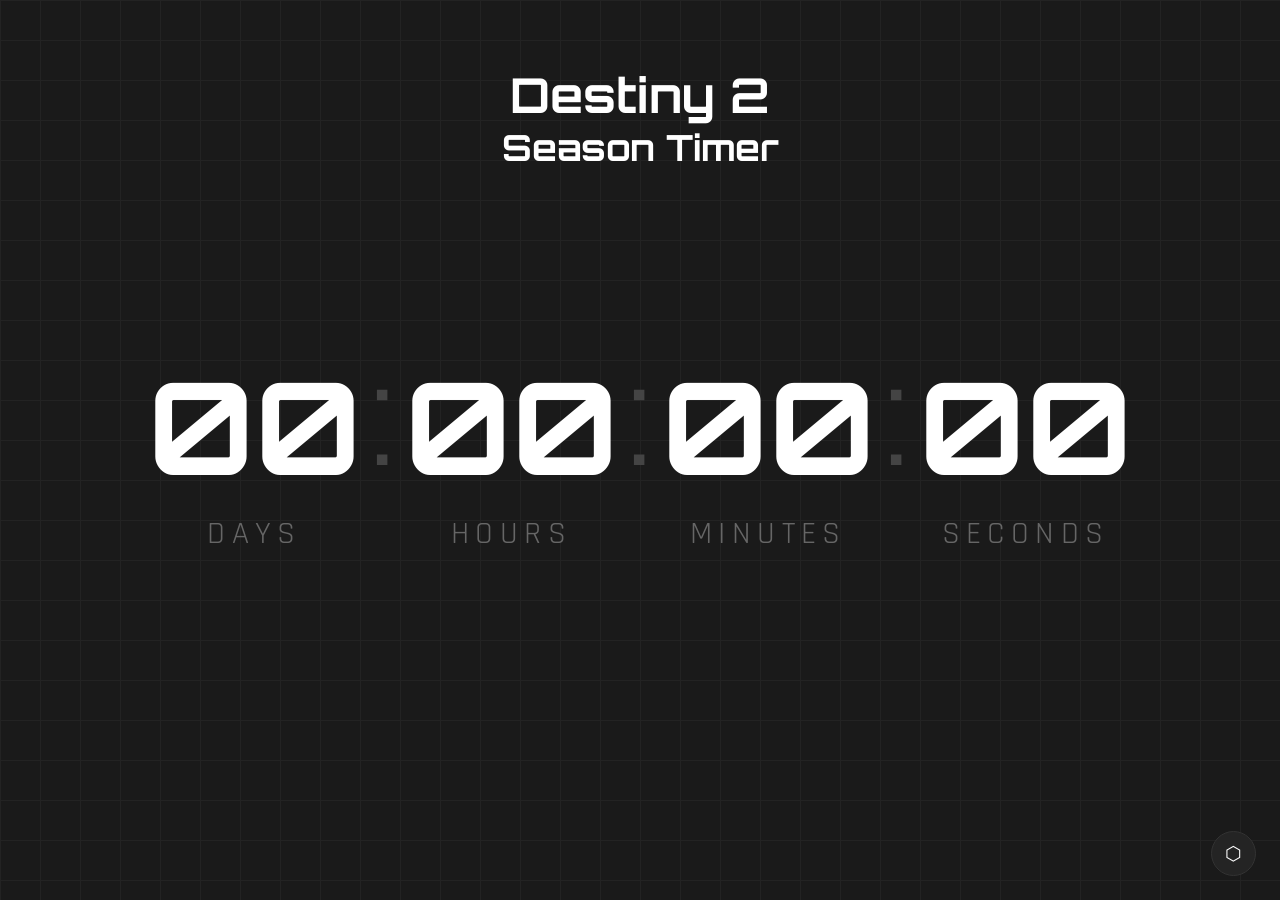
<file: index.html>
<!DOCTYPE html>
<html lang="de">
<head>
  <meta charset="UTF-8">
  <meta name="viewport" content="width=device-width, initial-scale=1.0">
  <title>Destiny 2 Season Timer</title>
  <link rel="icon" type="image/png" href="d2.png" />
  <link rel="preconnect" href="https://fonts.googleapis.com">
  <link rel="preconnect" href="https://fonts.gstatic.com" crossorigin>
  <link href="https://fonts.googleapis.com/css2?family=Orbitron:wght@700&family=Rajdhani&display=swap" rel="stylesheet">
  <link rel="stylesheet" href="style.css">
</head>
<body>

  <div class="bg-grid"></div>




  <div class="überschrift">
    <h1 class="idk">Destiny 2</h1>
    <h2 class="idk">Season Timer</h2> 
  </div>

  <div id="timer" class="timer">
    <div class="unit">
      <span id="days" class="value">--</span>
      <span class="label">DAYS</span>
    </div>
    <div class="separator">:</div>
    <div class="unit">
      <span id="hours" class="value">--</span>
      <span class="label">HOURS</span>
    </div>
    <div class="separator">:</div>
    <div class="unit">
      <span id="minutes" class="value">--</span>
      <span class="label">MINUTES</span>
    </div>
    <div class="separator">:</div>
    <div class="unit">
      <span id="seconds" class="value">--</span>
      <span class="label">SECONDS</span>
    </div>
  </div>

  <div id="error" class="error"></div>



  <div class="Buttonclass">
  <button class="bg-btn" onclick="nextBackground()">⬡</button>
  </div>


  <script>
    const themes = [
      {
        bg: "none",
        bodyClass: "theme-default"
      },
      {
        bg: "url('Art1.jpg')",
        bodyClass: "theme-red"
      },
      {
        bg: "url('Art2.jpg')",
        bodyClass: "theme-white"
      },
      {
        bg: "url('Art3.jpg')",
        bodyClass: "theme-white-dark-title"
      },
      {
        bg: "url('Art4.jpg')",
        bodyClass: "theme-white"
      }
    ];

    let bgIndex = 0;

    function nextBackground() {
      bgIndex = (bgIndex + 1) % themes.length;
      const theme = themes[bgIndex];

      // Alle theme-Klassen entfernen
      document.body.className = "";
      document.body.classList.add(theme.bodyClass);

      document.body.style.backgroundImage = theme.bg;
      document.body.style.backgroundSize = "cover";
      document.body.style.backgroundPosition = "center";
    ument.body.style.backgroundPosition = "center";
    }

    // Liest die lokale season.json — kein CORS-Problem
    async function fetchSeasonEnd() {
      try {
        const res = await fetch("season.json");
        if (!res.ok) throw new Error("season.json nicht gefunden");
        const data = await res.json();

        if (!data.seasonEnd) {
          document.getElementById("error").textContent = "Kein Enddatum verfügbar.";
          return;
        }

        startCountdown(new Date(data.seasonEnd));

      } catch (e) {
        document.getElementById("error").textContent = "Fehler: " + e.message;
      }
    }

    function startCountdown(endDate) {
      function update() {
        const diff = endDate - new Date();
        if (diff <= 0) {
          ["days","hours","minutes","seconds"].forEach(id =>
            document.getElementById(id).textContent = "00"
          );
          return;
        }
        document.getElementById("days").textContent    = String(Math.floor(diff / 86400000)).padStart(2,"0");
        document.getElementById("hours").textContent   = String(Math.floor((diff % 86400000) / 3600000)).padStart(2,"0");
        document.getElementById("minutes").textContent = String(Math.floor((diff % 3600000) / 60000)).padStart(2,"0");
        document.getElementById("seconds").textContent = String(Math.floor((diff % 60000) / 1000)).padStart(2,"0");
      }
      update();
      setInterval(update, 1000);
    }

    fetchSeasonEnd();
  </script>
</body>
</html>
</file>
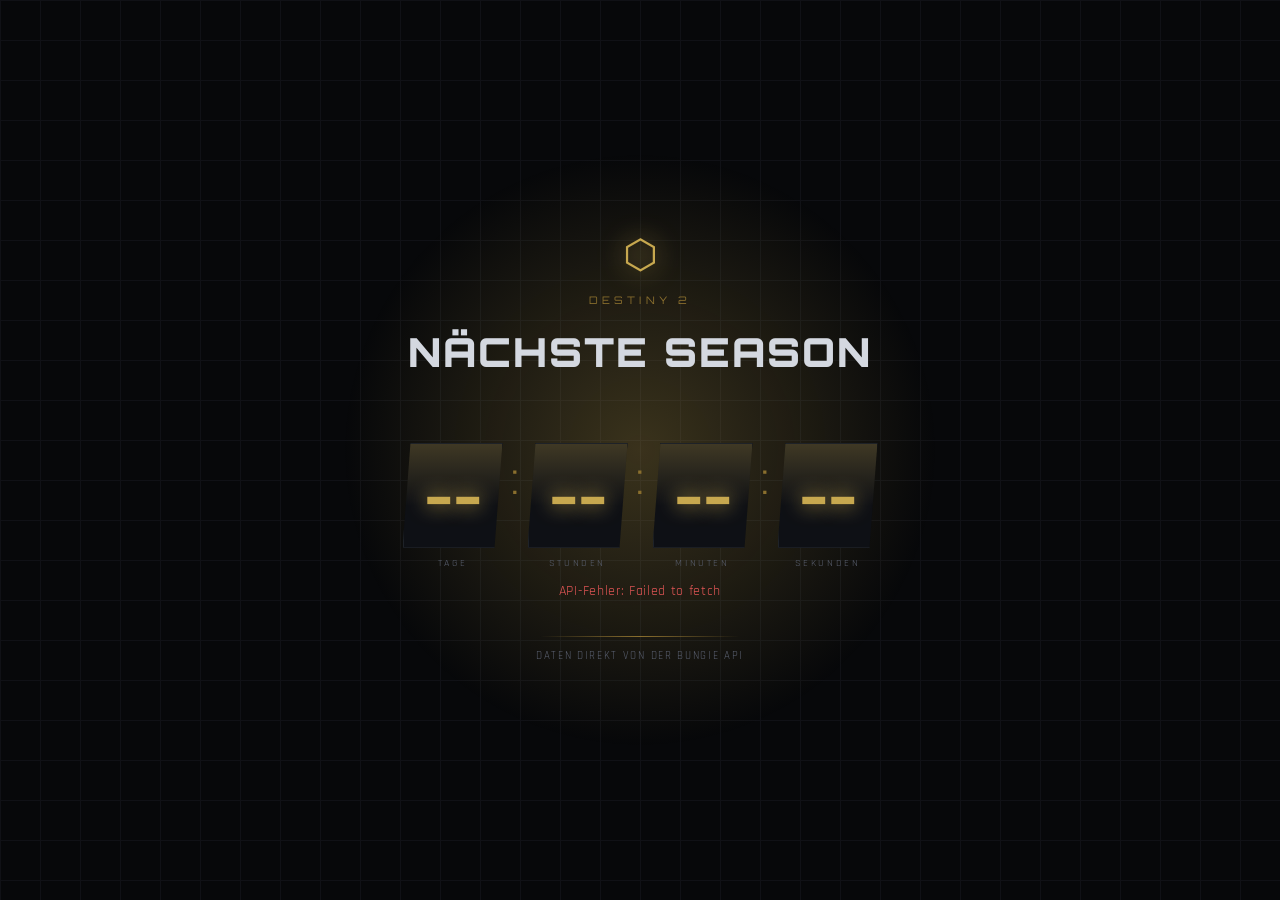
<file: test.html>
<!DOCTYPE html>
<html lang="de">
<head>
  <meta charset="UTF-8">
  <meta name="viewport" content="width=device-width, initial-scale=1.0">
  <title>Destiny 2 Season Timer</title>
  <link rel="preconnect" href="https://fonts.googleapis.com">
  <link rel="preconnect" href="https://fonts.gstatic.com" crossorigin>
  <link href="https://fonts.googleapis.com/css2?family=Orbitron:wght@400;700;900&family=Rajdhani:wght@300;400;600&display=swap" rel="stylesheet">
  <link rel="stylesheet" href="test.css">
</head>
<body>

  <div class="bg-grid"></div>
  <div class="bg-glow"></div>

  <main>
    <div class="emblem">⬡</div>
    <p class="subtitle">DESTINY 2</p>
    <h1>Nächste Season</h1>
    <p id="season-name" class="season-label">Lade Daten...</p>

    <div id="timer" class="timer">
      <div class="unit">
        <div class="value-wrap">
          <span id="days" class="value">--</span>
        </div>
        <span class="label">Tage</span>
      </div>
      <div class="separator">:</div>
      <div class="unit">
        <div class="value-wrap">
          <span id="hours" class="value">--</span>
        </div>
        <span class="label">Stunden</span>
      </div>
      <div class="separator">:</div>
      <div class="unit">
        <div class="value-wrap">
          <span id="minutes" class="value">--</span>
        </div>
        <span class="label">Minuten</span>
      </div>
      <div class="separator">:</div>
      <div class="unit">
        <div class="value-wrap">
          <span id="seconds" class="value">--</span>
        </div>
        <span class="label">Sekunden</span>
      </div>
    </div>

    <div id="error" class="error"></div>
    <div class="divider"></div>
    <p class="footer-note">Daten direkt von der Bungie API</p>
  </main>

  <script>
    const API_KEY = "DEIN_API_KEY_HIER";

    async function fetchSeasonEnd() {
      try {
        const res = await fetch("https://www.bungie.net/Platform/Destiny2/Milestones/", {
          headers: { "X-API-Key": API_KEY }
        });
        const data = await res.json();

        let latestEnd = null;

        for (const key in data.Response) {
          const ms = data.Response[key];
          if (ms.endDate) {
            const end = new Date(ms.endDate);
            if (!latestEnd || end > latestEnd) {
              latestEnd = end;
            }
          }
        }

        if (!latestEnd) {
          document.getElementById("error").textContent = "Kein Enddatum gefunden.";
          document.getElementById("season-name").textContent = "";
          return;
        }

        document.getElementById("season-name").textContent = "startet in";
        startCountdown(latestEnd);

      } catch (e) {
        document.getElementById("error").textContent = "API-Fehler: " + e.message;
        document.getElementById("season-name").textContent = "";
      }
    }

    function startCountdown(endDate) {
      function update() {
        const now = new Date();
        const diff = endDate - now;

        if (diff <= 0) {
          document.getElementById("season-name").textContent = "Die neue Season ist da!";
          ["days","hours","minutes","seconds"].forEach(id => {
            document.getElementById(id).textContent = "00";
          });
          return;
        }

        const days    = Math.floor(diff / 86400000);
        const hours   = Math.floor((diff % 86400000) / 3600000);
        const minutes = Math.floor((diff % 3600000) / 60000);
        const seconds = Math.floor((diff % 60000) / 1000);

        document.getElementById("days").textContent    = String(days).padStart(2, "0");
        document.getElementById("hours").textContent   = String(hours).padStart(2, "0");
        document.getElementById("minutes").textContent = String(minutes).padStart(2, "0");
        document.getElementById("seconds").textContent = String(seconds).padStart(2, "0");
      }

      update();
      setInterval(update, 1000);
    }

    fetchSeasonEnd();
  </script>
</body>
</html>
</file>
<file: style.css>
*, *::before, *::after {
  box-sizing: border-box;
  margin: 0;
  padding: 0;
}

body {
  background: #1a1a1a;
  display: flex;
  align-items: center;
  justify-content: center;
  min-height: 100vh;
  font-family: 'Rajdhani', sans-serif;
}

/* ── Karomuster ── */
.bg-grid {
  position: fixed;
  inset: 0;
  background-image:
    linear-gradient(#333333 1px, transparent 1px),
    linear-gradient(90deg, #333333 1px, transparent 1px);
  background-size: 40px 40px;
  opacity: 0.4;
  pointer-events: none;
  z-index: 0;
}

/* ── Überschrift ── */
.überschrift {
  font-family: 'Orbitron', sans-serif;
  display: flex;
  flex-direction: column;
  align-items: center;
  position: absolute;
  top: 4rem;
  left: 50%;
  transform: translateX(-50%);
  font-size: clamp(0.5rem, 2vw, 1.5rem);
  font-weight: 700;
  text-align: center;
  color: white;
  z-index: 1;
  user-select: none;
  -webkit-user-select: none;
  -ms-user-select: none;
  white-space: nowrap;
}

/* ── Timer ── */
.timer {
  display: flex;
  align-items: flex-start;
  gap: 0.5rem;
  z-index: 1;
}

.unit {
  display: flex;
  flex-direction: column;
  align-items: center;
  gap: 0.4rem;
  user-select: none;
  -webkit-user-select: none;
  -ms-user-select: none;
}

.value {
  font-family: 'Orbitron', sans-serif;
  font-size: clamp(4rem, 12vw, 8rem);
  font-weight: 700;
  color: white;
  font-variant-numeric: tabular-nums;
}

.label {
  font-size: 2rem;
  letter-spacing: 0.2em;
  text-transform: uppercase;
  color: #666666;
}

.separator {
  font-family: 'Orbitron', sans-serif;
  font-size: clamp(4rem, 12vw, 8rem);
  color: #444444;
  line-height: 1.1;
  user-select: none;
  -webkit-user-select: none;
  -ms-user-select: none;
  animation: blink 1s step-end infinite;
}

@keyframes blink {
  0%, 100% { opacity: 1; }
  50%       { opacity: 0; }
}

/* ── Button ── */
.bg-btn {
  position: fixed;
  bottom: 1.5rem;
  right: 1.5rem;
  background: #242424;
  border: 1px solid #333;
  color: #ffffff;
  font-size: 1.2rem;
  width: 45px;
  height: 45px;
  border-radius: 50%;
  cursor: pointer;
  z-index: 10;
}

.bg-btn:hover {
  background: #333;
}

/* ── Error ── */
.error {
  color: #e05555;
  font-size: 0.85rem;
  text-align: center;
  z-index: 1;
}

/* ══════════════════════════════
   THEMES
══════════════════════════════ */

/* Karo bei Artworks verstecken */
.theme-red .bg-grid,
.theme-white .bg-grid,
.theme-white-dark-title .bg-grid {
  display: none;
}

/* Art1 — Rot */
.theme-red .value,
.theme-red .separator,
.theme-red .überschrift h1,
.theme-red .überschrift h2 {
  color: #cc0000;
}
.theme-red .label { color: #990000; }

/* Art2 & Art4 — Weiß */
.theme-white .value,
.theme-white .separator,
.theme-white .überschrift h1,
.theme-white .überschrift h2 {
  color: #ffffff;
}
.theme-white .label { color: #cccccc; }

/* Art3 — Weiß, Überschrift schwarz */
.theme-white-dark-title .value,
.theme-white-dark-title .separator {
  color: #ffffff;
}
.theme-white-dark-title .label { color: #cccccc; }
.theme-white-dark-title .überschrift h1,
.theme-white-dark-title .überschrift h2 {
  color: #000000;
}
</file>
<file: test.css>
/* ── Reset & Base ── */
*, *::before, *::after {
  box-sizing: border-box;
  margin: 0;
  padding: 0;
}

:root {
  --gold:       #c7a84f;
  --gold-dim:   #8a6f2e;
  --gold-glow:  #c7a84f44;
  --bg:         #07080a;
  --surface:    #0e1015;
  --border:     #1e2228;
  --text:       #d4d8e0;
  --text-muted: #5a6070;
  --red:        #e05555;
}

html, body {
  height: 100%;
}

body {
  background-color: var(--bg);
  color: var(--text);
  font-family: 'Rajdhani', sans-serif;
  display: flex;
  align-items: center;
  justify-content: center;
  min-height: 100vh;
  overflow: hidden;
  position: relative;
}

/* ── Background Effects ── */
.bg-grid {
  position: fixed;
  inset: 0;
  background-image:
    linear-gradient(var(--border) 1px, transparent 1px),
    linear-gradient(90deg, var(--border) 1px, transparent 1px);
  background-size: 40px 40px;
  opacity: 0.4;
  pointer-events: none;
  z-index: 0;
}

.bg-glow {
  position: fixed;
  top: 50%;
  left: 50%;
  transform: translate(-50%, -50%);
  width: 600px;
  height: 600px;
  background: radial-gradient(circle, var(--gold-glow) 0%, transparent 70%);
  pointer-events: none;
  z-index: 0;
  animation: pulse 4s ease-in-out infinite;
}

@keyframes pulse {
  0%, 100% { opacity: 0.6; transform: translate(-50%, -50%) scale(1); }
  50%       { opacity: 1;   transform: translate(-50%, -50%) scale(1.1); }
}

/* ── Main Content ── */
main {
  position: relative;
  z-index: 1;
  text-align: center;
  padding: 3rem 2rem;
  display: flex;
  flex-direction: column;
  align-items: center;
  gap: 0.75rem;
}

/* ── Emblem ── */
.emblem {
  font-size: 2.5rem;
  color: var(--gold);
  line-height: 1;
  animation: spin 20s linear infinite;
  display: inline-block;
  filter: drop-shadow(0 0 12px var(--gold));
}

@keyframes spin {
  from { transform: rotate(0deg); }
  to   { transform: rotate(360deg); }
}

/* ── Labels ── */
.subtitle {
  font-family: 'Orbitron', sans-serif;
  font-size: 0.65rem;
  letter-spacing: 0.4em;
  color: var(--gold-dim);
  text-transform: uppercase;
  margin-top: 0.25rem;
}

h1 {
  font-family: 'Orbitron', sans-serif;
  font-size: clamp(1.5rem, 4vw, 2.5rem);
  font-weight: 900;
  color: var(--text);
  letter-spacing: 0.05em;
  text-transform: uppercase;
  margin-top: 0.5rem;
}

.season-label {
  font-size: 0.9rem;
  letter-spacing: 0.2em;
  text-transform: uppercase;
  color: var(--text-muted);
  min-height: 1.2em;
}

/* ── Timer ── */
.timer {
  display: flex;
  align-items: flex-start;
  gap: 0.5rem;
  margin-top: 1.5rem;
}

.unit {
  display: flex;
  flex-direction: column;
  align-items: center;
  gap: 0.5rem;
}

.value-wrap {
  background: var(--surface);
  border: 1px solid var(--border);
  padding: 1rem 1.25rem;
  position: relative;
  min-width: 90px;
  clip-path: polygon(8px 0%, 100% 0%, calc(100% - 8px) 100%, 0% 100%);
}

.value-wrap::before {
  content: '';
  position: absolute;
  inset: 0;
  background: linear-gradient(180deg, var(--gold-glow) 0%, transparent 60%);
  pointer-events: none;
}

.value {
  font-family: 'Orbitron', sans-serif;
  font-size: clamp(2rem, 6vw, 3.5rem);
  font-weight: 700;
  color: var(--gold);
  display: block;
  text-align: center;
  text-shadow: 0 0 20px var(--gold);
  transition: transform 0.1s ease;
}

.label {
  font-size: 0.65rem;
  letter-spacing: 0.25em;
  text-transform: uppercase;
  color: var(--text-muted);
}

/* ── Separator ── */
.separator {
  font-family: 'Orbitron', sans-serif;
  font-size: 2.5rem;
  color: var(--gold-dim);
  line-height: 1;
  margin-top: 1rem;
  animation: blink 1s step-end infinite;
}

@keyframes blink {
  0%, 100% { opacity: 1; }
  50%       { opacity: 0.2; }
}

/* ── Divider ── */
.divider {
  width: 200px;
  height: 1px;
  background: linear-gradient(90deg, transparent, var(--gold-dim), transparent);
  margin-top: 1.5rem;
}

/* ── Footer ── */
.footer-note {
  font-size: 0.7rem;
  letter-spacing: 0.15em;
  color: var(--text-muted);
  text-transform: uppercase;
}

/* ── Error ── */
.error {
  color: var(--red);
  font-size: 0.85rem;
  letter-spacing: 0.05em;
  min-height: 1em;
}

/* ── Responsive ── */
@media (max-width: 520px) {
  .value-wrap {
    min-width: 65px;
    padding: 0.75rem 0.75rem;
  }

  .timer {
    gap: 0.25rem;
  }
}
</file>
